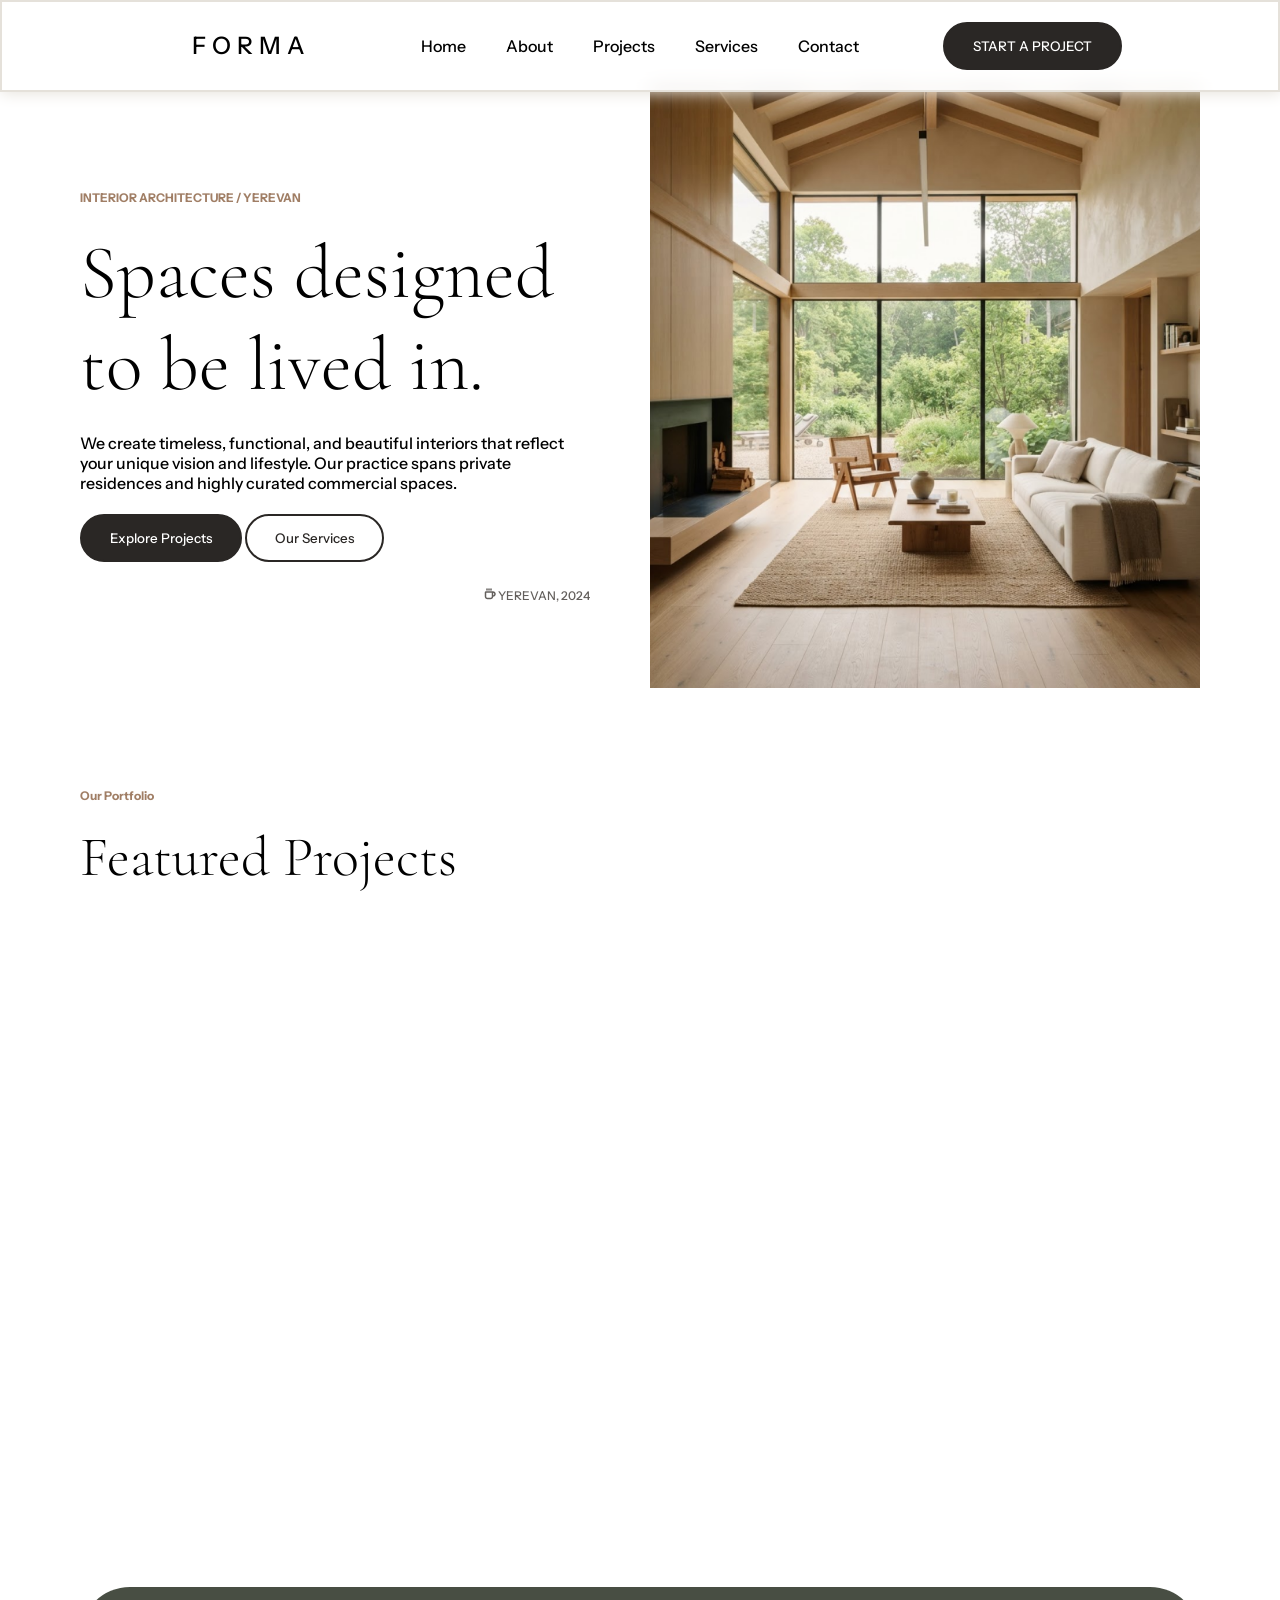
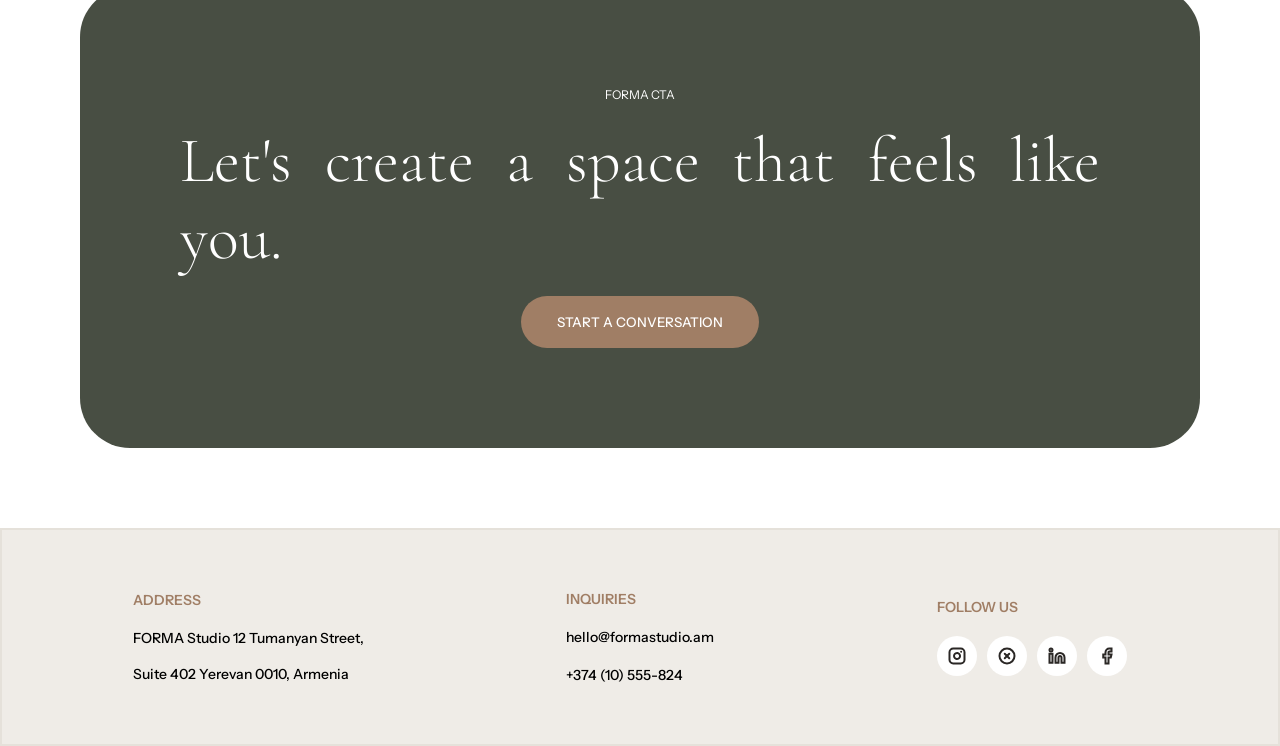
<file: index.html>
<!doctype html>
<html lang="en">
  <head>
    <meta charset="UTF-8" />
    <meta name="viewport" content="width=device-width, initial-scale=1.0" />
    <link rel="stylesheet" href="./main.css " />
    <title>Document</title>
  </head>
  <body>
    <header class="head">
      <h2>
        <span>F</span>
        <span>O</span>
        <span>R</span>
        <span>M</span>
        <span>A</span>
      </h2>
      <nav class="nav">
        <ul>
          <li><a href="#">Home</a></li>
          <li><a href="./about.html">About</a></li>
          <li><a href="">Projects</a></li>
          <li><a href="">Services</a></li>
          <li><a href="">Contact</a></li>
        </ul>
      </nav>
      <button class="btn">START A PROJECT</button>
    </header>
    <main>
      <section class="hero">
        <div class="hero-content">
          <div class="hero-content-text">
            <span class="text">INTERIOR ARCHITECTURE / YEREVAN</span>
            <h1>Spaces designed to be lived in.</h1>
            <p>
              We create timeless, functional, and beautiful interiors that
              reflect your unique vision and lifestyle. Our practice spans
              private residences and highly curated commercial spaces.
            </p>
          </div>
          <div class="hero-content-btn">
            <button class="btn">Explore Projects</button>
            <button class="btn2">Our Services</button>
          </div>

          <span>
            <svg
              width="12"
              height="12"
              viewBox="0 0 16 16"
              fill="none"
              xmlns="http://www.w3.org/2000/svg"
            >
              <path
                d="M6.66667 1.33282V2.66616M9.33333 1.33282V2.66616M10.6667 5.33282C10.8435 5.33282 11.013 5.40306 11.1381 5.52809C11.2631 5.65311 11.3333 5.82268 11.3333 5.99949V11.3328C11.3333 12.0401 11.0524 12.7183 10.5523 13.2184C10.0522 13.7185 9.37391 13.9995 8.66667 13.9995H4.66667C3.95942 13.9995 3.28115 13.7185 2.78105 13.2184C2.28095 12.7183 2 12.0401 2 11.3328V5.99949C2 5.82268 2.07024 5.65311 2.19526 5.52809C2.32029 5.40306 2.48986 5.33282 2.66667 5.33282H12C12.7072 5.33282 13.3855 5.61378 13.8856 6.11387C14.3857 6.61397 14.6667 7.29225 14.6667 7.99949C14.6667 8.70674 14.3857 9.38501 13.8856 9.88511C13.3855 10.3852 12.7072 10.6662 12 10.6662H11.3333M4 1.33282V2.66616"
                stroke="#635F5C"
                stroke-width="2"
                stroke-linecap="round"
              />
            </svg>
            YEREVAN, 2024</span
          >
        </div>
        <div class="hero-img">
          <img src="./assets/images/hero.png" alt="hero" />
        </div>
      </section>
      <section class="projects">
        <span class="text">Our Portfolio</span>
        <h2>Featured Projects</h2>
        <div class="projects-items">
          <article class="projects-items-item">
            <div class="projects-items-item-image">
              <img
                src="./assets/images/home-projects/32edd2132a7fe3c3d4672cb7c6a6cc16c2e8d937.jpg"
                alt=""
              />
            </div>
            <div class="projects-items-item-text">
              <h4>Boutique Office</h4>
              <span>Commercial Design · Yerevan</span>
              <button class="btn-bow">View Project</button>
            </div>
          </article>
          <article class="projects-items-item">
            <div class="projects-items-item-image">
              <img
                src="./assets/images/home-projects/542cc966b44d36eeb020c2cc208e2ce724ab7b72.jpg"
                alt=""
              />
            </div>
            <div class="projects-items-item-text">
              <h4>Minimal Residence</h4>
              <span>Residential Design · Yerevan</span>
              <button class="btn-bow">View Project</button>
            </div>
          </article>
          <article class="projects-items-item">
            <div class="projects-items-item-image">
              <img
                src="./assets/images/home-projects/69f08e9c2e2886915c2f3176892e1f3b70c30912.jpg"
                alt=""
              />
            </div>
            <div class="projects-items-item-text">
              <h4>Modern Villa</h4>
              <span>Architectural Concept · Yerevan</span>
              <button class="btn-bow">View Project</button>
            </div>
          </article>
        </div>
      </section>
      <section class="banner">
        <div class="banner-box">
          <span class="text">FORMA CTA</span>
          <h2>Let's create a space that feels like you.</h2>
          <button>Start a Conversation</button>
        </div>
      </section>
    </main>
    <footer class="footer">
      <div class="footer-item">
        <span class="text">Address</span>
        <p>
          FORMA Studio 12 Tumanyan Street, <br /><br />Suite 402 Yerevan 0010,
          Armenia
        </p>
      </div>

      <div class="footer-item">
        <span class="text">Inquiries</span>
        <p>hello@formastudio.am</p>
        <p>+374 (10) 555-824</p>
      </div>
      <div class="footer-item">
        <span class="text">Follow Us</span>
        <div class="footer-item-icons">
          <svg
            width="40"
            height="40"
            viewBox="0 0 40 40"
            fill="none"
            xmlns="http://www.w3.org/2000/svg"
          >
            <rect width="40" height="40" rx="20" fill="white" />
            <g clip-path="url(#clip0_3_213)">
              <path
                d="M24.1253 15.8748H24.1328M16.2497 12.4995H23.7503C25.8215 12.4995 27.5006 14.1786 27.5006 16.2498V23.7504C27.5006 25.8216 25.8215 27.5007 23.7503 27.5007H16.2497C14.1785 27.5007 12.4994 25.8216 12.4994 23.7504V16.2498C12.4994 14.1786 14.1785 12.4995 16.2497 12.4995ZM23 19.5278C23.0926 20.152 22.986 20.7896 22.6953 21.3497C22.4047 21.9099 21.9448 22.3641 21.3811 22.6478C20.8174 22.9315 20.1786 23.0303 19.5556 22.93C18.9325 22.8298 18.357 22.5356 17.9107 22.0894C17.4645 21.6431 17.1703 21.0676 17.0701 20.4445C16.9698 19.8215 17.0686 19.1827 17.3523 18.619C17.636 18.0553 18.0903 17.5955 18.6504 17.3048C19.2105 17.0142 19.8481 16.9075 20.4723 17.0001C21.1091 17.0945 21.6985 17.3912 22.1537 17.8464C22.6089 18.3016 22.9056 18.8911 23 19.5278Z"
                stroke="#2A2725"
                stroke-width="2"
                stroke-linecap="round"
              />
            </g>
            <defs>
              <clipPath id="clip0_3_213">
                <rect
                  width="18"
                  height="18"
                  fill="white"
                  transform="translate(11 11)"
                />
              </clipPath>
            </defs>
          </svg>
          <svg
            width="40"
            height="40"
            viewBox="0 0 40 40"
            fill="none"
            xmlns="http://www.w3.org/2000/svg"
          >
            <rect width="40" height="40" rx="20" fill="white" />
            <g clip-path="url(#clip0_3_215)">
              <path
                d="M22.2502 17.7499L17.7498 22.2503M17.7498 17.7499L22.2502 22.2503M27.5006 20.0001C27.5006 24.1426 24.1425 27.5007 20 27.5007C15.8575 27.5007 12.4994 24.1426 12.4994 20.0001C12.4994 15.8576 15.8575 12.4995 20 12.4995C24.1425 12.4995 27.5006 15.8576 27.5006 20.0001Z"
                stroke="#2A2725"
                stroke-width="2"
                stroke-linecap="round"
              />
            </g>
            <defs>
              <clipPath id="clip0_3_215">
                <rect
                  width="18"
                  height="18"
                  fill="white"
                  transform="translate(11 11)"
                />
              </clipPath>
            </defs>
          </svg>
          <svg
            width="40"
            height="40"
            viewBox="0 0 40 40"
            fill="none"
            xmlns="http://www.w3.org/2000/svg"
          >
            <rect width="40" height="40" rx="20" fill="white" />
            <path
              d="M26.1825 18.3178C25.3385 17.4738 24.1938 16.9997 23.0002 16.9997C21.8067 16.9997 20.662 17.4738 19.818 18.3178C18.974 19.1617 18.4999 20.3064 18.4999 21.4999V26.7501H21.5001V21.4999C21.5001 21.102 21.6582 20.7205 21.9395 20.4392C22.2208 20.1579 22.6024 19.9998 23.0002 19.9998C23.3981 19.9998 23.7796 20.1579 24.061 20.4392C24.3423 20.7205 24.5003 21.102 24.5003 21.4999V26.7501H27.5006V21.4999C27.5006 20.3064 27.0264 19.1617 26.1825 18.3178Z"
              stroke="#2A2725"
              stroke-width="2"
              stroke-linecap="round"
            />
            <path
              d="M15.4996 17.7497H12.4994V26.7501H15.4996V17.7497Z"
              stroke="#2A2725"
              stroke-width="2"
              stroke-linecap="round"
            />
            <path
              d="M13.9995 15.4996C14.828 15.4996 15.4996 14.828 15.4996 13.9996C15.4996 13.1711 14.828 12.4995 13.9995 12.4995C13.171 12.4995 12.4994 13.1711 12.4994 13.9996C12.4994 14.828 13.171 15.4996 13.9995 15.4996Z"
              stroke="#2A2725"
              stroke-width="2"
              stroke-linecap="round"
            />
          </svg>
          <svg
            width="40"
            height="40"
            viewBox="0 0 40 40"
            fill="none"
            xmlns="http://www.w3.org/2000/svg"
          >
            <rect width="40" height="40" rx="20" fill="white" />
            <path
              d="M22.2502 12.4995H24.5V15.4998H22.2502C22.0513 15.4998 21.8605 15.5788 21.7199 15.7194C21.5792 15.8601 21.5002 16.0509 21.5002 16.2498V18.5H24.5L23.7501 21.5002H21.5002V27.5007H18.5004V21.5002H16.2506V18.5H18.5004V16.2498C18.5004 15.2552 18.8955 14.3013 19.5987 13.5979C20.3019 12.8946 21.2557 12.4995 22.2502 12.4995Z"
              stroke="#2A2725"
              stroke-width="2"
              stroke-linecap="round"
            />
          </svg>
        </div>
      </div>
    </footer>
  </body>
</html>
</file>
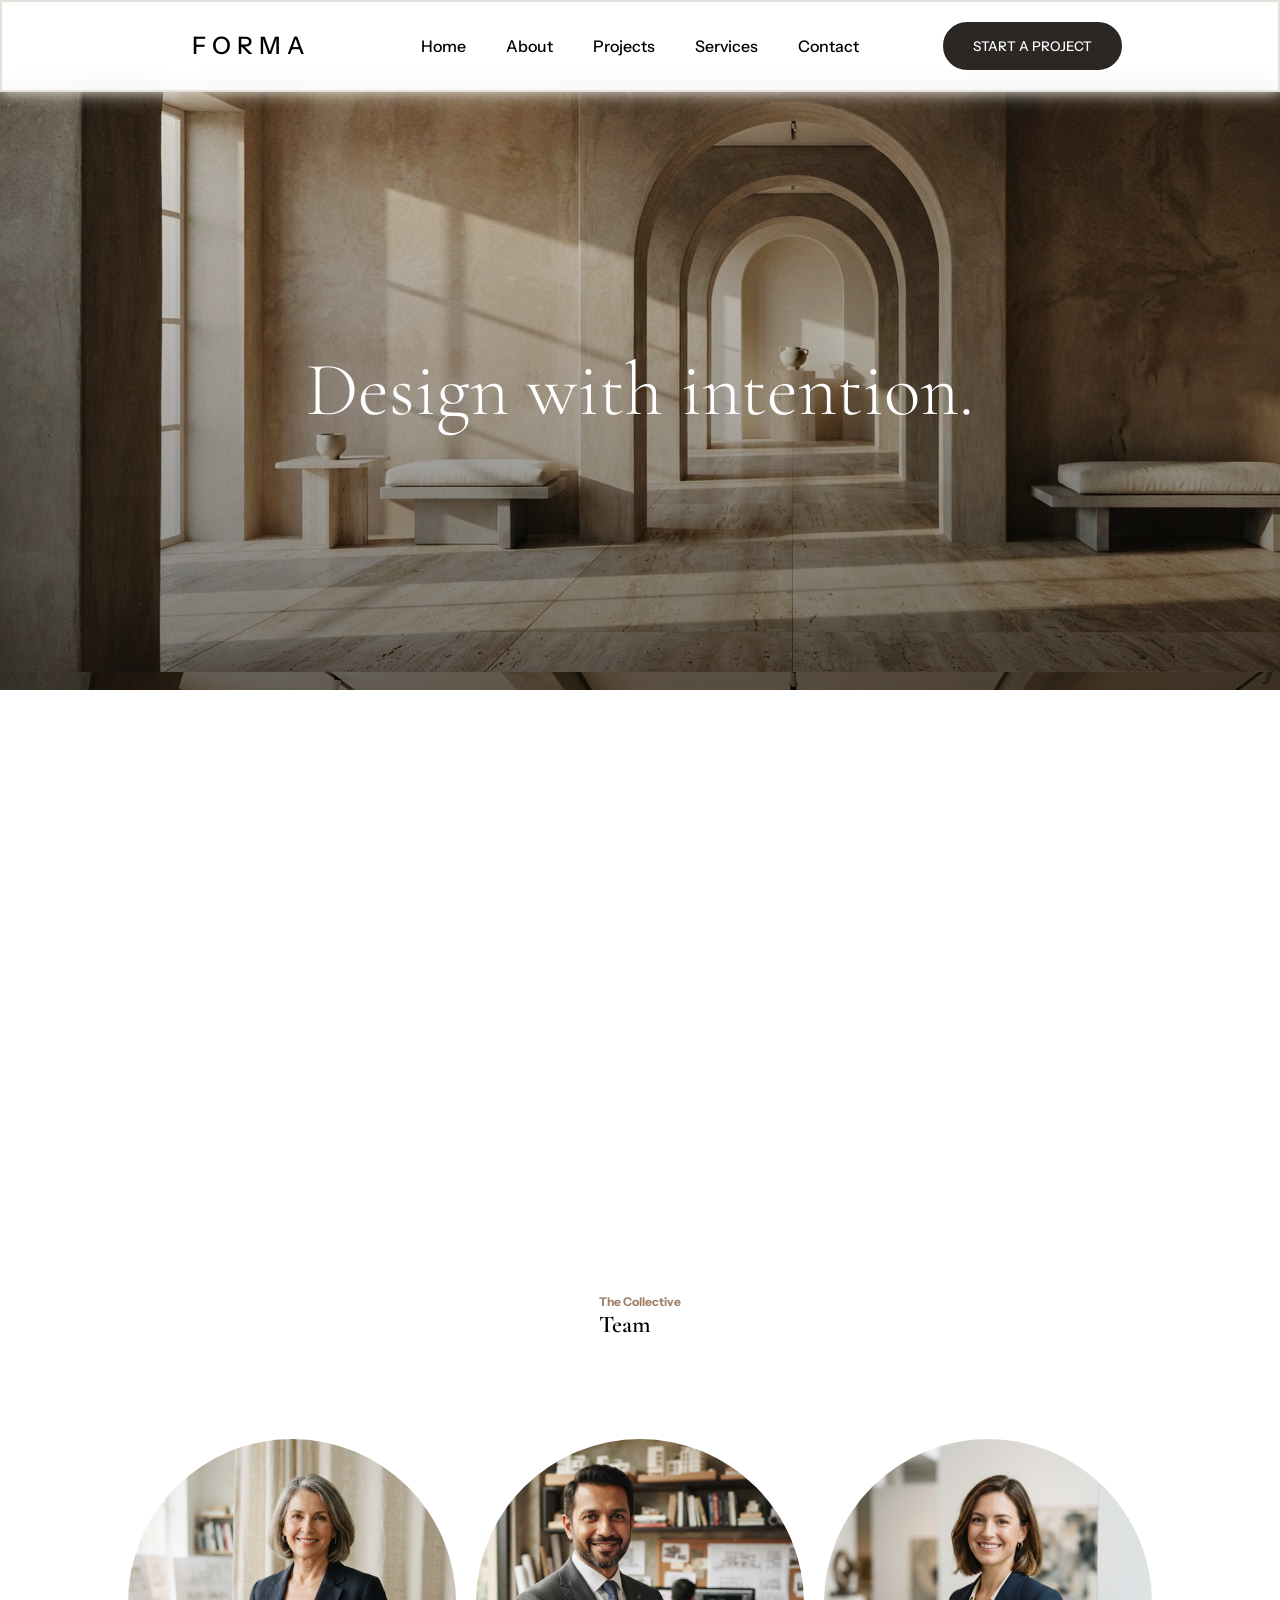
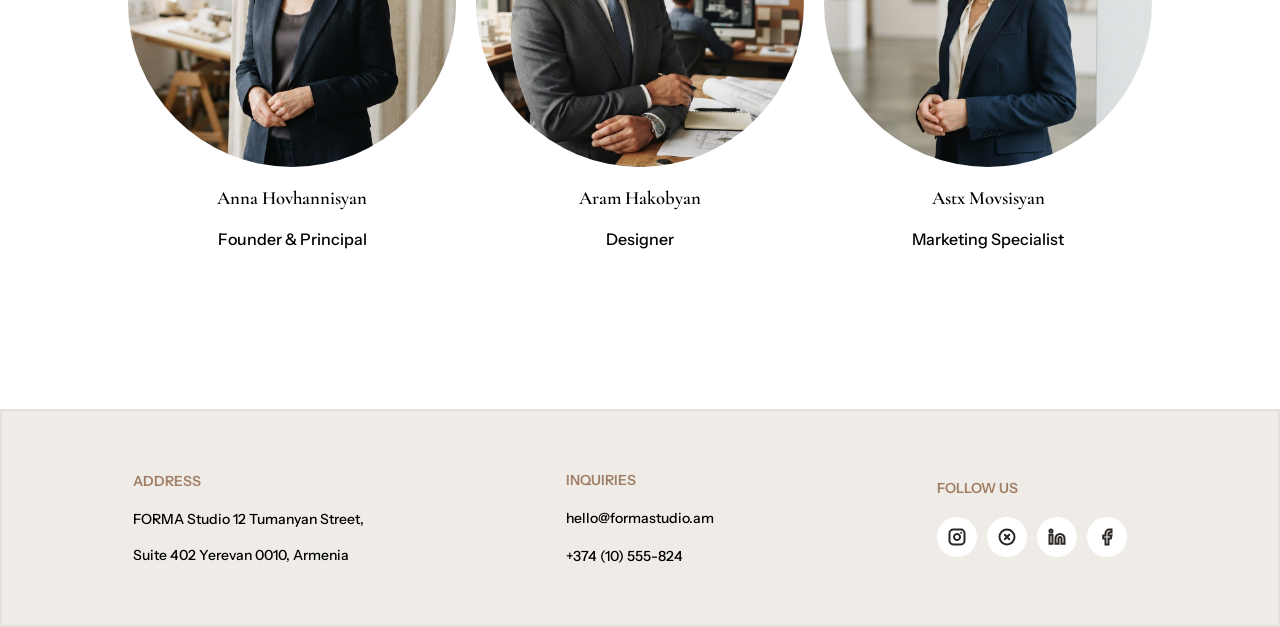
<file: about.html>
<!doctype html>
<html lang="en">
  <head>
    <meta charset="UTF-8" />
    <meta name="viewport" content="width=device-width, initial-scale=1.0" />
    <link rel="stylesheet" href="./main.css" />
    <title>Document</title>
  </head>
  <body>
    <header class="head">
      <h2>
        <span>F</span>
        <span>O</span>
        <span>R</span>
        <span>M</span>
        <span>A</span>
      </h2>
      <nav class="nav">
        <ul>
          <li><a href="#">Home</a></li>
          <li><a href="./about.html">About</a></li>
          <li><a href="">Projects</a></li>
          <li><a href="">Services</a></li>
          <li><a href="">Contact</a></li>
        </ul>
      </nav>
      <button class="btn">START A PROJECT</button>
    </header>

    <main>
      <section class="about__hero">
        <h2>Design with intention.</h2>
      </section>
      <section class="story">
        <div class="story-images">
          <img src="./assets/images/about-story1.jpg" alt="" />
          <img src="./assets/images/about-story2.jpg" alt="" />
        </div>
        <div class="story-content">
          <span class="text">Our Heritage</span>
          <h2>Studio Story</h2>
          <h3>
            Building a language of material honesty, clean geometries, and raw
            emotional power.
          </h3>
          <p>
            Founded in Yerevan, FORMA is an architectural workspace driven by a
            deep reverence for raw materials and spatial purity. We approach
            interior architecture not as decoration, but as the quiet
            configuration of light, mass, and human flow.
          </p>
          <p>
            Every residence and commercial space we program is built upon close
            structural observation. We work intimately with master artisans,
            stonemasons, and millworkers to ensure our layouts manifest with
            absolute technical rigor and lasting material permanence.
          </p>
        </div>
      </section>
      <section class="team">
        <div class="team-content">
          <span class="text">The Collective</span>
          <h2>Team</h2>
        </div>
        <div class="team-items ">
          <article class="team-items-item">
            <img src="./assets/images/anna.jpg" alt="" />
            <h3>Anna Hovhannisyan</h3>
            <p>Founder & Principal</p>
          </article>
          <article class="team-items-item">
            <img src="./assets/images/aram.jpg" alt="" />
            <h3>Aram Hakobyan</h3>
            <p>Designer</p>
          </article>
          <article class="team-items-item">
            <img src="./assets/images/astx(2).jpg" alt="" />
            <h3>Astx Movsisyan</h3>
            <p>Marketing Specialist</p>
          </article>
        </div>
      </section>
    </main>

    <footer class="footer">
      <div class="footer-item">
        <span class="text">Address</span>
        <p>
          FORMA Studio 12 Tumanyan Street, <br /><br />Suite 402 Yerevan 0010,
          Armenia
        </p>
      </div>

      <div class="footer-item">
        <span class="text">Inquiries</span>
        <p>hello@formastudio.am</p>
        <p>+374 (10) 555-824</p>
      </div>
      <div class="footer-item">
        <span class="text">Follow Us</span>
        <div class="footer-item-icons">
          <svg
            width="40"
            height="40"
            viewBox="0 0 40 40"
            fill="none"
            xmlns="http://www.w3.org/2000/svg"
          >
            <rect width="40" height="40" rx="20" fill="white" />
            <g clip-path="url(#clip0_3_213)">
              <path
                d="M24.1253 15.8748H24.1328M16.2497 12.4995H23.7503C25.8215 12.4995 27.5006 14.1786 27.5006 16.2498V23.7504C27.5006 25.8216 25.8215 27.5007 23.7503 27.5007H16.2497C14.1785 27.5007 12.4994 25.8216 12.4994 23.7504V16.2498C12.4994 14.1786 14.1785 12.4995 16.2497 12.4995ZM23 19.5278C23.0926 20.152 22.986 20.7896 22.6953 21.3497C22.4047 21.9099 21.9448 22.3641 21.3811 22.6478C20.8174 22.9315 20.1786 23.0303 19.5556 22.93C18.9325 22.8298 18.357 22.5356 17.9107 22.0894C17.4645 21.6431 17.1703 21.0676 17.0701 20.4445C16.9698 19.8215 17.0686 19.1827 17.3523 18.619C17.636 18.0553 18.0903 17.5955 18.6504 17.3048C19.2105 17.0142 19.8481 16.9075 20.4723 17.0001C21.1091 17.0945 21.6985 17.3912 22.1537 17.8464C22.6089 18.3016 22.9056 18.8911 23 19.5278Z"
                stroke="#2A2725"
                stroke-width="2"
                stroke-linecap="round"
              />
            </g>
            <defs>
              <clipPath id="clip0_3_213">
                <rect
                  width="18"
                  height="18"
                  fill="white"
                  transform="translate(11 11)"
                />
              </clipPath>
            </defs>
          </svg>
          <svg
            width="40"
            height="40"
            viewBox="0 0 40 40"
            fill="none"
            xmlns="http://www.w3.org/2000/svg"
          >
            <rect width="40" height="40" rx="20" fill="white" />
            <g clip-path="url(#clip0_3_215)">
              <path
                d="M22.2502 17.7499L17.7498 22.2503M17.7498 17.7499L22.2502 22.2503M27.5006 20.0001C27.5006 24.1426 24.1425 27.5007 20 27.5007C15.8575 27.5007 12.4994 24.1426 12.4994 20.0001C12.4994 15.8576 15.8575 12.4995 20 12.4995C24.1425 12.4995 27.5006 15.8576 27.5006 20.0001Z"
                stroke="#2A2725"
                stroke-width="2"
                stroke-linecap="round"
              />
            </g>
            <defs>
              <clipPath id="clip0_3_215">
                <rect
                  width="18"
                  height="18"
                  fill="white"
                  transform="translate(11 11)"
                />
              </clipPath>
            </defs>
          </svg>
          <svg
            width="40"
            height="40"
            viewBox="0 0 40 40"
            fill="none"
            xmlns="http://www.w3.org/2000/svg"
          >
            <rect width="40" height="40" rx="20" fill="white" />
            <path
              d="M26.1825 18.3178C25.3385 17.4738 24.1938 16.9997 23.0002 16.9997C21.8067 16.9997 20.662 17.4738 19.818 18.3178C18.974 19.1617 18.4999 20.3064 18.4999 21.4999V26.7501H21.5001V21.4999C21.5001 21.102 21.6582 20.7205 21.9395 20.4392C22.2208 20.1579 22.6024 19.9998 23.0002 19.9998C23.3981 19.9998 23.7796 20.1579 24.061 20.4392C24.3423 20.7205 24.5003 21.102 24.5003 21.4999V26.7501H27.5006V21.4999C27.5006 20.3064 27.0264 19.1617 26.1825 18.3178Z"
              stroke="#2A2725"
              stroke-width="2"
              stroke-linecap="round"
            />
            <path
              d="M15.4996 17.7497H12.4994V26.7501H15.4996V17.7497Z"
              stroke="#2A2725"
              stroke-width="2"
              stroke-linecap="round"
            />
            <path
              d="M13.9995 15.4996C14.828 15.4996 15.4996 14.828 15.4996 13.9996C15.4996 13.1711 14.828 12.4995 13.9995 12.4995C13.171 12.4995 12.4994 13.1711 12.4994 13.9996C12.4994 14.828 13.171 15.4996 13.9995 15.4996Z"
              stroke="#2A2725"
              stroke-width="2"
              stroke-linecap="round"
            />
          </svg>
          <svg
            width="40"
            height="40"
            viewBox="0 0 40 40"
            fill="none"
            xmlns="http://www.w3.org/2000/svg"
          >
            <rect width="40" height="40" rx="20" fill="white" />
            <path
              d="M22.2502 12.4995H24.5V15.4998H22.2502C22.0513 15.4998 21.8605 15.5788 21.7199 15.7194C21.5792 15.8601 21.5002 16.0509 21.5002 16.2498V18.5H24.5L23.7501 21.5002H21.5002V27.5007H18.5004V21.5002H16.2506V18.5H18.5004V16.2498C18.5004 15.2552 18.8955 14.3013 19.5987 13.5979C20.3019 12.8946 21.2557 12.4995 22.2502 12.4995Z"
              stroke="#2A2725"
              stroke-width="2"
              stroke-linecap="round"
            />
          </svg>
        </div>
      </div>
    </footer>
  </body>
</html>
</file>
<file: main.css>
@import url(./css/header.css);
@import url(./css/hero.css);
@import url(./css/home-projects.css);
@import url(./css/banner.css);
@import url(./css/about.css);
@import url(./css/animation.css);


@import url(./css/buttons.css);

@import url("https://fonts.googleapis.com/css2?family=Cormorant+Garamond:ital,wght@0,300..700;1,300..700&family=Instrument+Sans:ital,wght@0,400..700;1,400..700&display=swap");

* {
  margin: 0;
  padding: 0;
  box-sizing: border-box;
  font-family: "Cormorant Garamond", serif;
  font-optical-sizing: auto;
  font-style: normal;
  font-weight: 900;
  color: black;
  font-family: "Instrument Sans", sans-serif;
  font-optical-sizing: auto;
  font-style: normal;
  font-variation-settings: "wdth" 100;
  font-weight: 500;
}

a {
  text-decoration: none;
}

li {
  list-style: none;
}

h1,
h2,
h3,
h4,
h5,
h6 {
  font-family: "Cormorant Garamond", serif;
  font-optical-sizing: auto;
  font-weight: 600;
  font-style: normal;
}


main{
    margin-top: 90px;
    /* width: 100vw; */
}
</file>
